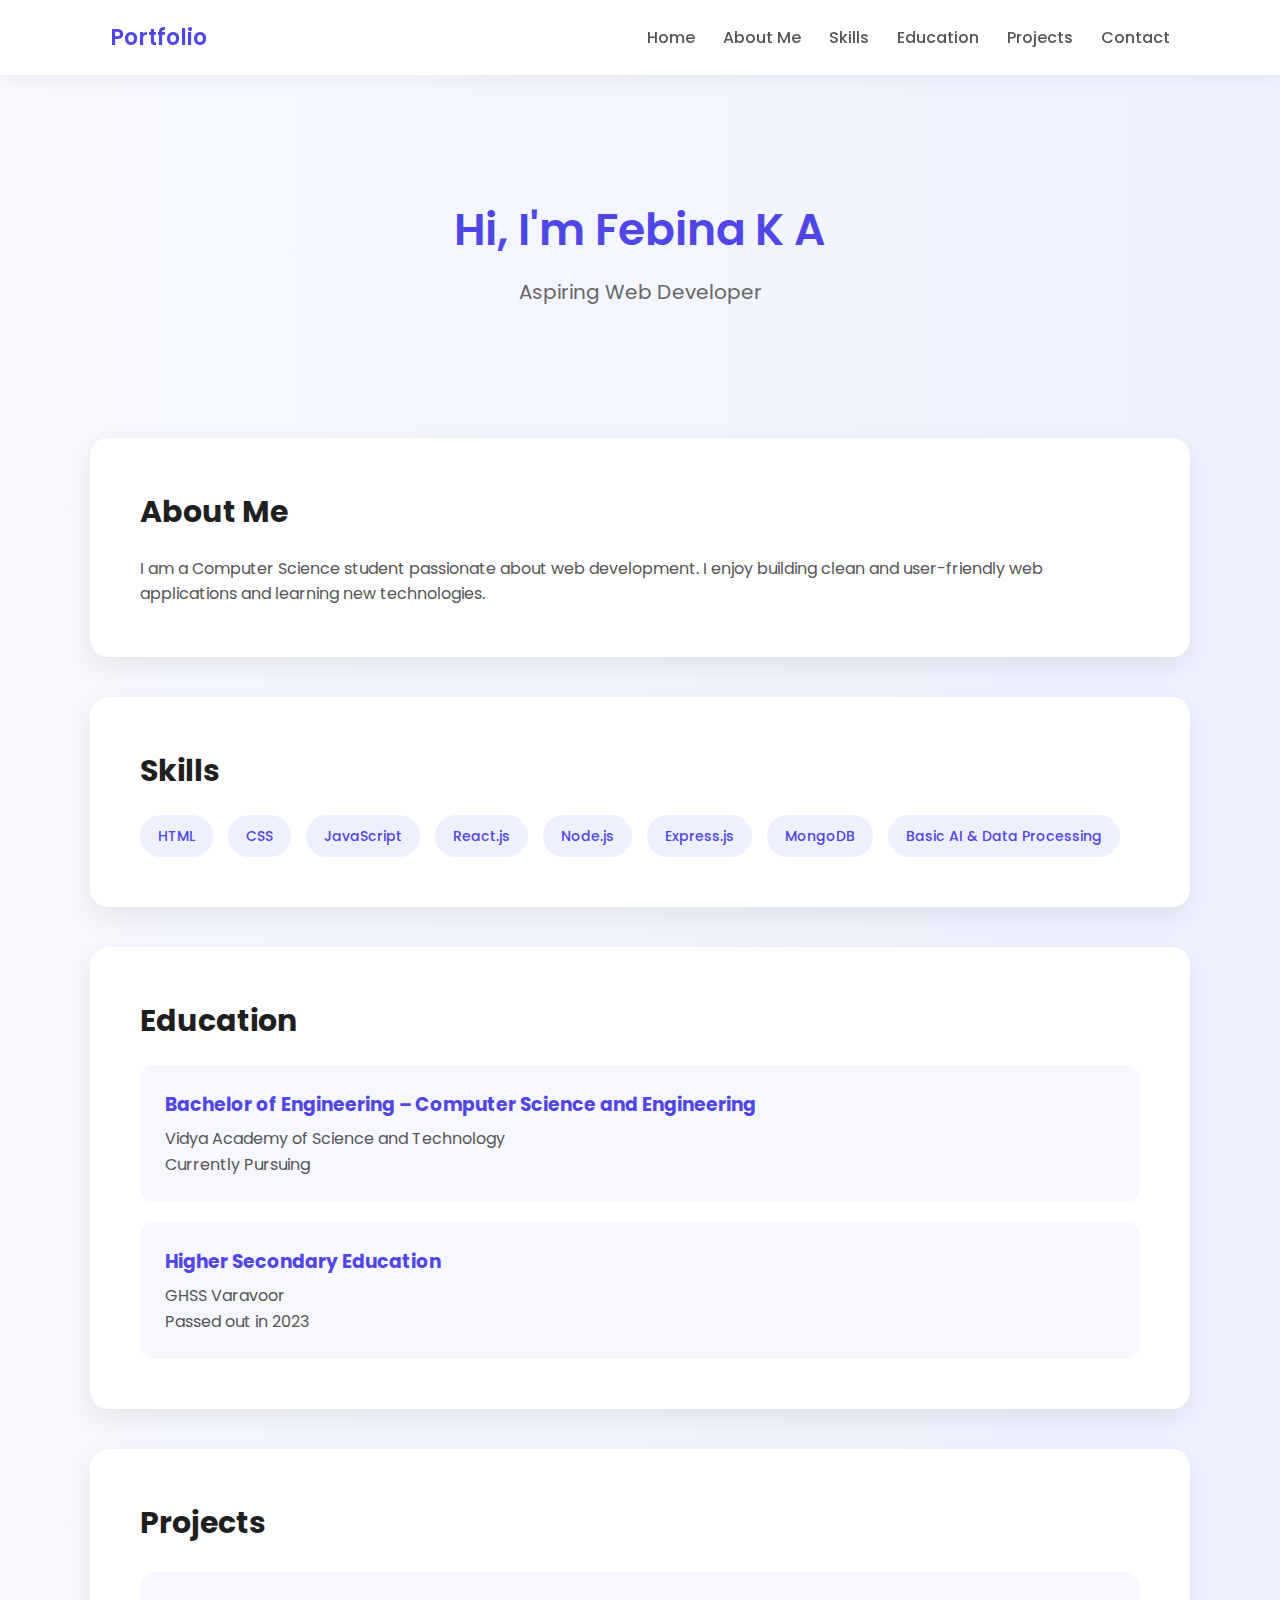
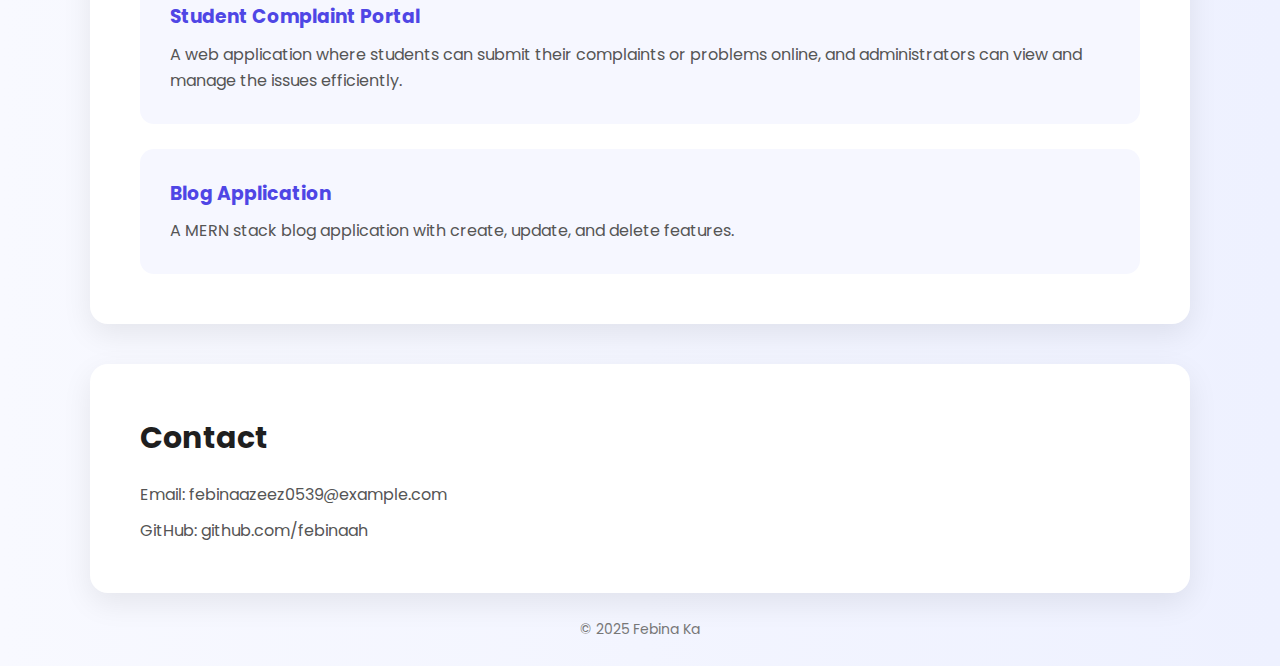
<file: index.html>
<!DOCTYPE html>
<html lang="en">
<head>
    <meta charset="UTF-8">
    <meta name="viewport" content="width=device-width, initial-scale=1.0">
    <title>Portfolio</title>
    <link rel="stylesheet" href="port.css">
</head>
<body>

<header>
    <nav class="navbar">
        <h2 class="logo">Portfolio</h2>
        <div class="navb">
          <a href="#home">Home</a>
          <a href="#about">About Me</a>
          <a href="#skills">Skills</a>
          <a href="#education">Education</a>
         <a href="#projects">Projects</a>
         <a href="#contact">Contact</a>
</div>

    </nav>
</header>

<section id="home" class="home">
    <h1>Hi, I'm Febina K A</h1>
    <p>Aspiring Web Developer</p>
</section>

<section id="about" class="about">
    <h2>About Me</h2>
    <p>
        I am a Computer Science student passionate about web development.
        I enjoy building clean and user-friendly web applications and learning
        new technologies.
    </p>
</section>
<section id="skills" class="skills">
    <h2>Skills</h2>

    <div class="skills-list">
        <span>HTML</span>
        <span>CSS</span>
        <span>JavaScript</span>
        <span>React.js</span>
        <span>Node.js</span>
        <span>Express.js</span>
        <span>MongoDB</span>
        <span>Basic AI & Data Processing</span>
    </div>
</section>
<section id="education" class="education">
    <h2>Education</h2>

    <div class="edu-card">
        <h3>Bachelor of Engineering – Computer Science and Engineering</h3>
        <p>Vidya Academy of Science and Technology</p>
        <p>Currently Pursuing</p>
    </div>

    <div class="edu-card">
        <h3>Higher Secondary Education</h3>
        <p>GHSS Varavoor</p>
        <p>Passed out in 2023</p>
    </div>
</section>


<section id="projects" class="projects">
    <h2>Projects</h2>

    <div class="project-card">
        <h3>Student Complaint Portal</h3>
      <p>
    A web application where students can submit their complaints or problems
    online, and administrators can view and manage the issues efficiently.
     </p>

    </div>

    <div class="project-card">
        <h3>Blog Application</h3>
        <p>
            A MERN stack blog application with create, update, and delete features.
        </p>
    </div>
</section>

<section id="contact" class="contact">
    <h2>Contact</h2>
    <p>Email: febinaazeez0539@example.com</p>
    <p>GitHub: github.com/febinaah</p>
</section>

<footer>
    <p>© 2025 Febina Ka</p>
</footer>

</body>
</html>
</file>
<file: port.css>
@import url('https://fonts.googleapis.com/css2?family=Poppins:wght@300;400;500;600&display=swap');

* {
    margin: 0;
    padding: 0;
    box-sizing: border-box;
    font-family: 'Poppins', sans-serif;
}

body {
    background: linear-gradient(to right, #f8f9ff, #eef1ff);
    color: #2c2c2c;
    line-height: 1.6;
}

/* Navbar */
header {
    background: #ffffff;
    position: sticky;
    top: 0;
    z-index: 1000;
    box-shadow: 0 4px 20px rgba(0, 0, 0, 0.05);
}

.navbar {
    max-width: 1100px;
    margin: auto;
    padding: 20px;
    display: flex;
    justify-content: space-between;
    align-items: center;
}

.logo {
    font-weight: 600;
    font-size: 22px;
    color: #4f46e5;
}

.navb a {
    margin-left: 24px;
    text-decoration: none;
    color: #555;
    font-weight: 500;
    position: relative;
}

.navb a::after {
    content: "";
    position: absolute;
    width: 0%;
    height: 2px;
    left: 0;
    bottom: -5px;
    background: #4f46e5;
    transition: 0.3s ease;
}

.navb a:hover::after {
    width: 100%;
}

/* Sections */
section {
    max-width: 1100px;
    margin: auto;
    padding: 90px 20px;
}

section h2 {
    font-size: 30px;
    margin-bottom: 20px;
    color: #1f1f1f;
}

section p {
    font-size: 16px;
    color: #555;
}

/* Home */
.home {
    text-align: center;
    padding-top: 120px;
}

.home h1 {
    font-size: 44px;
    font-weight: 600;
    color: #4f46e5;
}

.home p {
    font-size: 20px;
    margin-top: 10px;
    color: #666;
}

/* Cards */
.about,.projects,.contact,.skills,.education {
    background: #ffffff;
    border-radius: 18px;
    padding: 50px;
    margin-top: 40px;
    box-shadow: 0 10px 30px rgba(0, 0, 0, 0.08);
}

/* Project Card */
.project-card {
    background: #f6f7ff;
    border-radius: 14px;
    padding: 30px;
    margin-top: 25px;
    transition: transform 0.3s ease, box-shadow 0.3s ease;
}

.project-card h3 {
    color: #4f46e5;
    margin-bottom: 10px;
}

.edu-card:hover,.skills-list span:hover,.project-card:hover {
    transform: translateY(-6px);
    box-shadow: 0 15px 30px rgba(79, 70, 229, 0.15);
}

/* Contact */
.contact p {
    margin-top: 10px;
}

/* Footer */
footer {
    text-align: center;
    padding: 25px;
    color: #777;
    font-size: 14px;
}
/* Skills */
.skills-list {
    display: flex;
    flex-wrap: wrap;
    gap: 15px;
    margin-top: 20px;
    
}

.skills-list span {
    background: #eef0ff;
    color: #4f46e5;
    padding: 10px 18px;
    border-radius: 30px;
    font-size: 14px;
    font-weight: 500;
    transition: transform 0.3s ease, box-shadow 0.3s ease;
}
    

/* Education */
.edu-card {
    background: #f6f7ff;
    border-radius: 14px;
    padding: 25px;
    margin-top: 20px;
     transition: transform 0.3s ease, box-shadow 0.3s ease;
}

.edu-card h3 {
    color: #4f46e5;
    margin-bottom: 6px;
}
</file>
